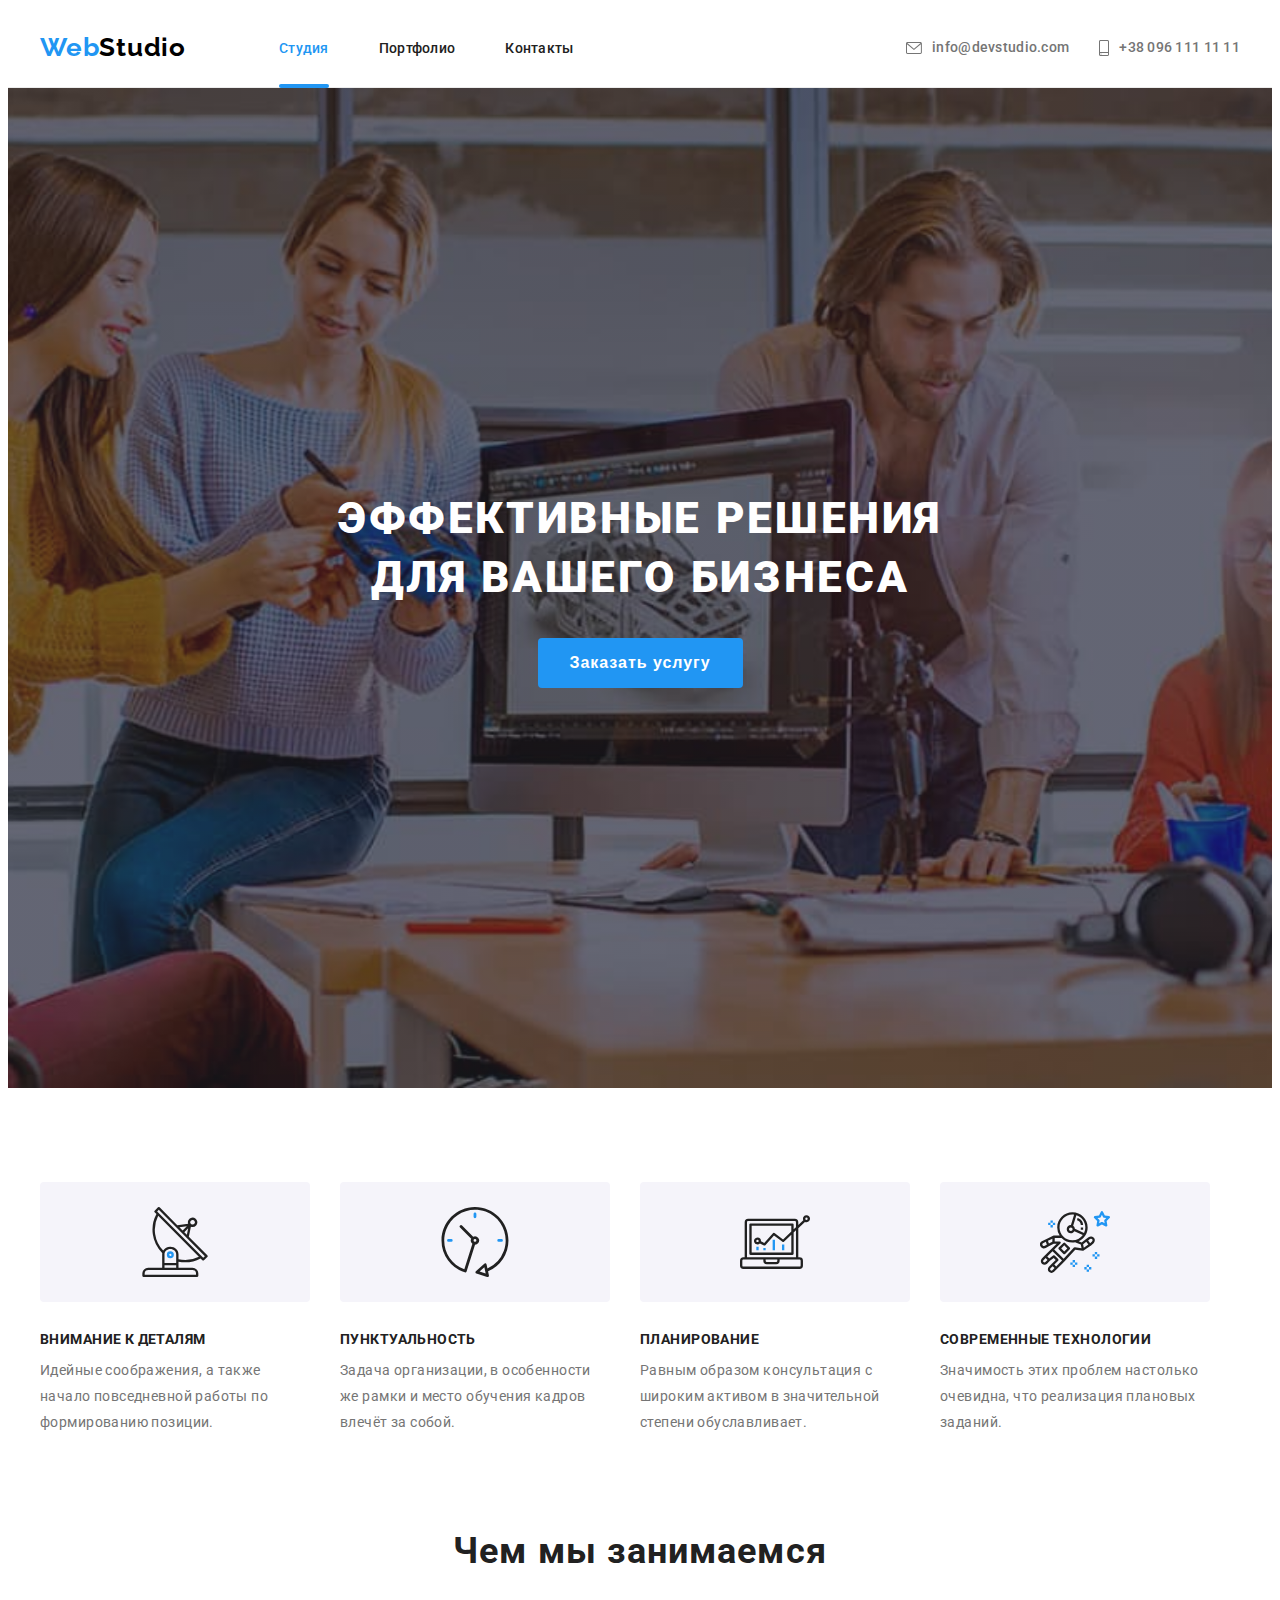
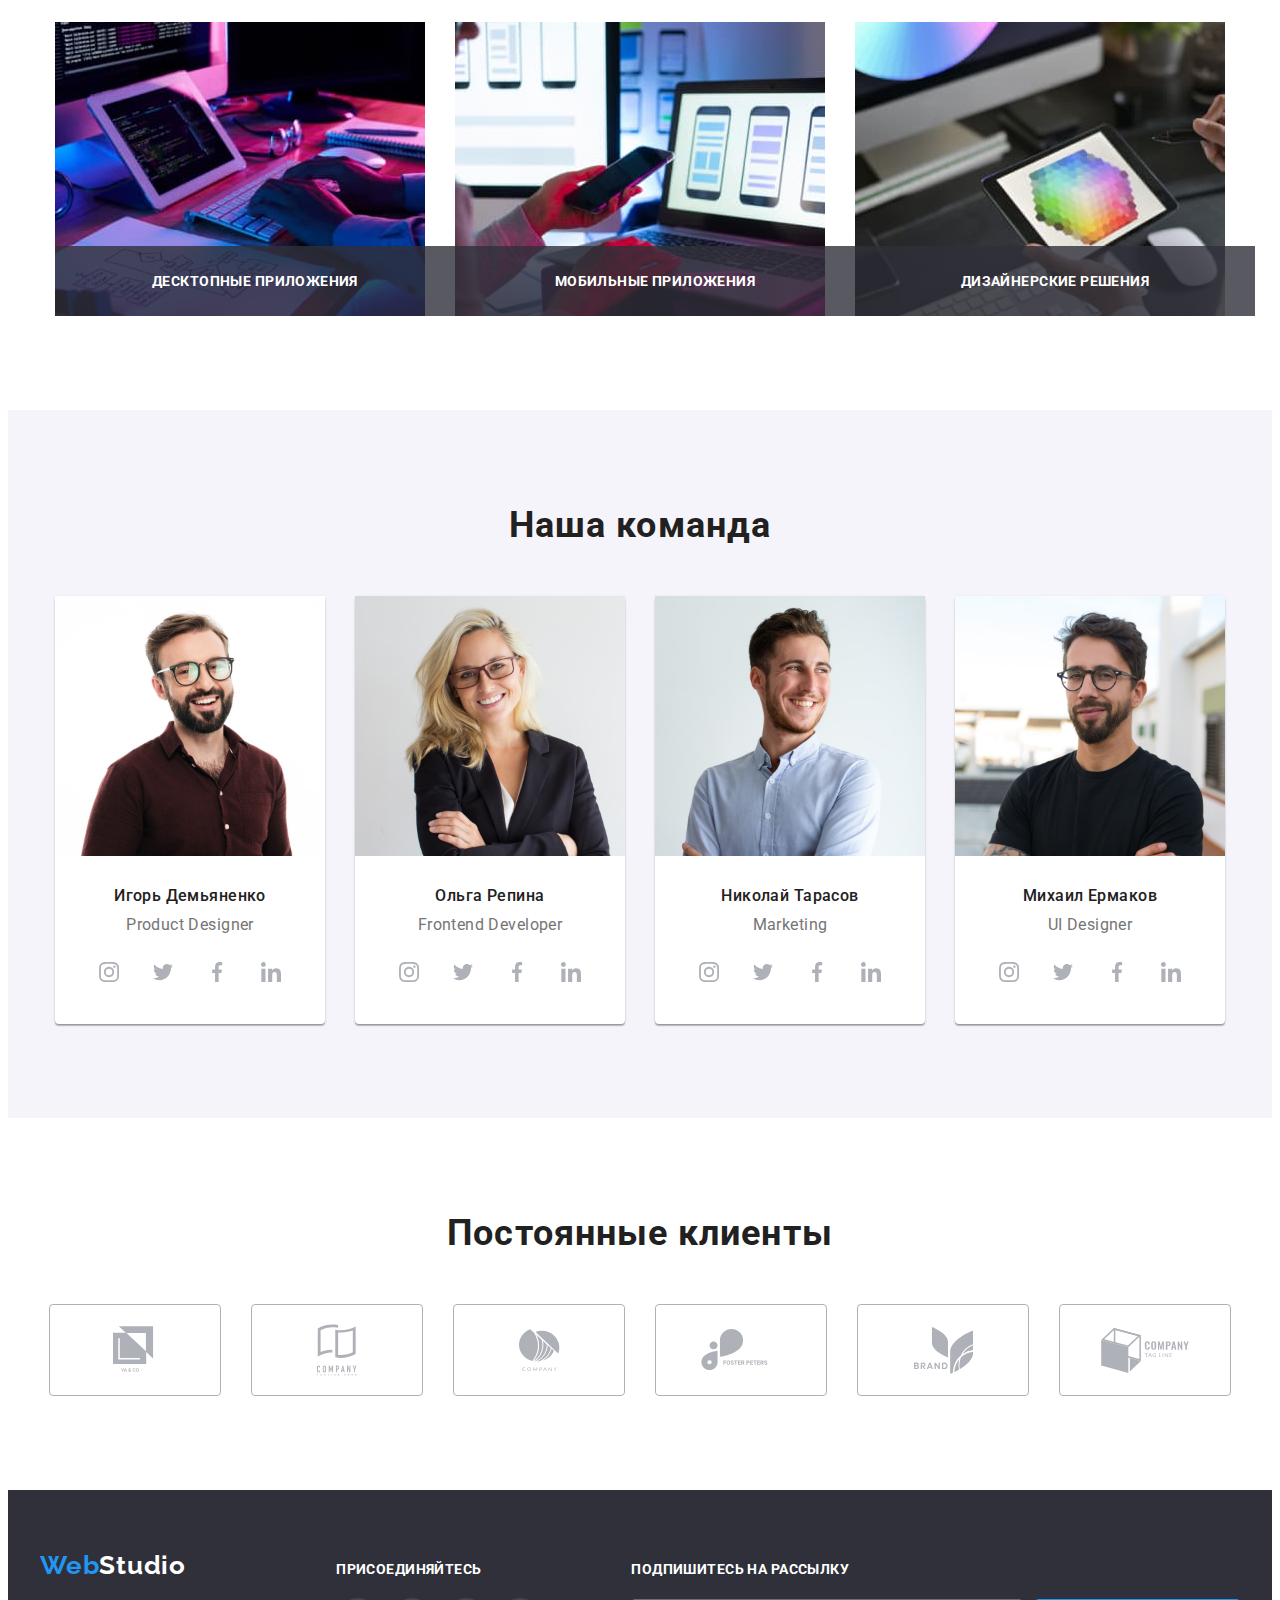
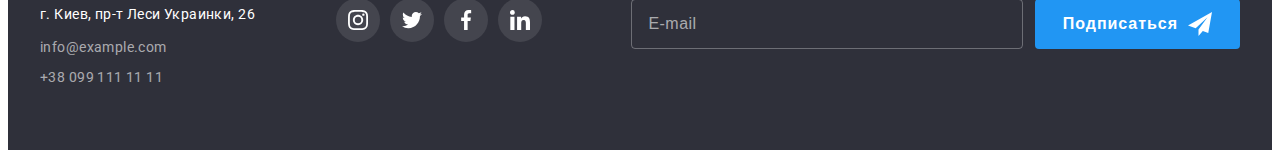
<file: index.html>
<!DOCTYPE html>
<html lang="ru">
  <head>
    <meta charset="UTF-8" />
    <meta name="viewport" content="width=device-width, initial-scale=1.0" />
    <title>goit-markup-hw-07 Web Studio (Version 2.1)</title>

    <!-- Embeding fonts -->
    <link rel="preconnect" href="https://fonts.gstatic.com" />
    <link
      href="https://fonts.googleapis.com/css2?family=Raleway:wght@700&family=Roboto:wght@400;500;700;900&display=swap"
      rel="stylesheet"
    />

    <!--подключен сторонний нормалайз https://github.com/sindresorhus/modern-normalize/blob/main/modern-normalize.css -->
    <!-- <link rel="stylesheet" href="./css/modern-normalize.css" /> -->
    <link
      rel="stylesheet"
      href="https://cdnjs.cloudflare.com/ajax/libs/modern-normalize/1.0.0/modern-normalize.css"
      integrity="sha512-Zx6MlUMKSVJoQ+83OwhdILe8cSEsCzfqThJd7J/VA2UrK6Ctj85p+xzqfyuNXE5B1k25uUdmJ2OzItbBy9GHAQ=="
      crossorigin="anonymous"
    />
    <!-- Скрыт заголовок visually-hidden.css https://gist.github.com/luxplanjay/6f6936b1bba7afe006fa9317b07b6045 -->
    <!-- <link rel="stylesheet" href="./css/visually-hidden.css" /> -->

    <!-- Тут файл для переменных цвета в основном... -->
    <!-- <link rel="stylesheet" href="./css/variables.css"> -->

    <!-- Основные стили -->
    <link rel="stylesheet" href="./css/main.css" />

    <!-- Pixel Glass  -->
    <!-- <link rel="stylesheet" href="./css/pixel-perfect-index.css" /> -->
    <!-- <link rel="stylesheet" href="../node_modules/pixel-glass/styles.css" /> -->
    <!-- // Pixel Glass -->
  </head>

  <body>
    <header class="header">
      <div class="container header__container">
        <nav class="nav">
          <a href="./index.html" lang="en" class="logo link">
            Web<span class="logo__part logo__part--black">Studio</span>
          </a>
          <ul class="list nav__list">
            <li class="nav__item">
              <a href="./index.html" class="nav__link current-page link"
                >Студия</a
              >
            </li>

            <li class="nav__item">
              <a href="./portfolio.html" class="nav__link link">Портфолио</a>
            </li>

            <li class="nav__item">
              <a href="#contacts" class="nav__link link">Контакты</a>
            </li>
          </ul>
        </nav>
        <address class="address-list">
          <a
            href="mailto:info@devstudio.com"
            lang="en"
            class="address-item link"
          >
            <svg class="address-icon" width="16" height="12">
              <use href="./images/icons.svg#envelope"></use>
            </svg>
            info@devstudio.com
          </a>

          <a href="tel:+380961111111" class="address-item link">
            <svg class="address-icon" width="10" height="16">
              <use href="./images/icons.svg#smartphone"></use>
            </svg>
            +38&nbsp;096&nbsp;111&nbsp;11&nbsp;11
          </a>
        </address>
      </div>
    </header>

    <!-- <svg>
      <use href="./images/not-optimized/address-envelope.svg" width="20"></use>
    </svg> -->

    <main>
      <!--Hero section-->
      <section class="hero">
        <h1 class="hero-title uppercase">
          Эффективные решения<br />для вашего бизнеса
        </h1>
        <button data-toggle-backdrop-sign class="button">
          Заказать услугу
        </button>
      </section>

      <!--features section-->
      <section class="features section">
        <div class="container">
          <!-- <div class="wrapper"> -->
          <h2 class="visually-hidden">Наши ценности</h2>
          <ul class="list flex-grid">
            <li class="card">
              <div class="card__thumb">
                <svg height="70" width="70">
                  <use href="./images/icons.svg#antenna-1"></use>
                </svg>
              </div>
              <h3 class="features-title uppercase">Внимание к деталям</h3>
              <p class="card__text">
                Идейные соображения, а также начало повседневной работы по
                формированию позиции.
              </p>
            </li>

            <li class="card">
              <div class="card__thumb">
                <svg height="70" width="70">
                  <use href="./images/icons.svg#clock-1"></use>
                </svg>
              </div>
              <h3 class="features-title uppercase">Пунктуальность</h3>
              <p class="card__text">
                Задача организации, в особенности же рамки и место обучения
                кадров влечёт за собой.
              </p>
            </li>

            <li class="card">
              <div class="card__thumb">
                <svg height="70" width="70">
                  <use href="./images/icons.svg#diagram-1"></use>
                </svg>
              </div>
              <h3 class="features-title uppercase">Планирование</h3>
              <p class="card__text">
                Равным образом консультация с широким активом в значительной
                степени обуславливает.
              </p>
            </li>

            <li class="card">
              <div class="card__thumb">
                <svg height="70" width="70">
                  <use href="./images/icons.svg#astronaut-1"></use>
                </svg>
              </div>
              <h3 class="features-title uppercase">Современные технологии</h3>
              <p class="card__text">
                Значимость этих проблем настолько очевидна, что реализация
                плановых заданий.
              </p>
            </li>
          </ul>
          <!-- </div> -->
        </div>
      </section>
      <!-- About section -->
      <section class="about section">
        <div class="container about__container">
          <h2 class="section__title">Чем мы занимаемся</h2>
          <ul class="list flex-grid">
            <li class="about-card">
              <div class="card__thumb">
                <img
                  class="about-image"
                  src="./images/box-001.jpg"
                  alt="Десктопные приложения"
                  width="370"
                />
                <div class="overlay">
                  <p class="overlay__text uppercase">Десктопные приложения</p>
                </div>
              </div>
            </li>

            <li class="about-card">
              <div class="card__thumb">
                <img
                  class="about-image"
                  src="./images/box-002.jpg"
                  alt="Мобильные приложения"
                  width="370"
                />
                <div class="overlay">
                  <p class="overlay__text uppercase">Мобильные приложения</p>
                </div>
              </div>
            </li>

            <li class="about-card">
              <div class="card__thumb">
                <img
                  class="about-image"
                  src="./images/box-003.jpg"
                  alt="Дизайнерские решения"
                  width="370"
                />
                <div class="overlay">
                  <p class="overlay__text uppercase">Дизайнерские решения</p>
                </div>
              </div>
            </li>
          </ul>
        </div>
      </section>

      <!--team section-->
      <section class="team section">
        <div class="container team__container">
          <h2 class="section__title">Наша команда</h2>
          <ul class="list flex-grid">
            <li class="flex-grid__item">
              <div class="card__thumb">
                <img
                  src="./images/card-001.jpg"
                  alt="Product Designer Игорь Демьяненко"
                  width="270"
                />
              </div>
              <div class="card-content">
                <h3 class="card__title">Игорь Демьяненко</h3>
                <p class="card-item" lang="en">Product Designer</p>
                <ul class="list social-links">
                  <li class="social-links-item">
                    <a
                      class="social-link instagram link"
                      href="#"
                      rel="nofollow noopener noreferrer"
                      target="blanc"
                      aria-label="Instagram"
                    >
                      <svg height="20" width="20">
                        <use href="./images/icons.svg#instagram-2"></use>
                      </svg>
                    </a>
                  </li>

                  <li class="social-links-item">
                    <a
                      class="social-link twitter link"
                      href="#"
                      rel="nofollow noopener noreferrer"
                      target="blanc"
                      aria-label="Twitter"
                    >
                      <svg height="20" width="20">
                        <use href="./images/icons.svg#twitter-1"></use>
                      </svg>
                    </a>
                  </li>

                  <li class="social-links-item">
                    <a
                      class="social-link facebook link"
                      href="#"
                      rel="nofollow noopener noreferrer"
                      target="blanc"
                      aria-label="Facebook"
                    >
                      <svg height="20" width="20">
                        <use href="./images/icons.svg#facebook-1"></use>
                      </svg>
                    </a>
                  </li>

                  <li class="social-links-item">
                    <a
                      class="social-link linkedin link"
                      href="#"
                      rel="nofollow noopener noreferrer"
                      target="blanc"
                      aria-label="Linkedin"
                    >
                      <svg height="20" width="20">
                        <use href="./images/icons.svg#linkedin-1"></use>
                      </svg>
                    </a>
                  </li>
                </ul>
              </div>
            </li>

            <li class="flex-grid__item">
              <div class="card__thumb">
                <img
                  src="./images/card-002.jpg"
                  alt="Frontend Developer Ольга Репина"
                  width="270"
                />
              </div>
              <div class="card-content">
                <h3 class="card__title">Ольга Репина</h3>
                <p class="card-item" lang="en">Frontend Developer</p>
                <ul class="list social-links">
                  <li class="social-links-item">
                    <a
                      class="social-link instagram link"
                      href="#"
                      rel="nofollow noopener noreferrer"
                      target="blanc"
                      aria-label="Instagram"
                    >
                      <svg height="20" width="20">
                        <use href="./images/icons.svg#instagram-2"></use>
                      </svg>
                    </a>
                  </li>

                  <li class="social-links-item">
                    <a
                      class="social-link twitter link"
                      href="#"
                      rel="nofollow noopener noreferrer"
                      target="blanc"
                      aria-label="Twitter"
                    >
                      <svg height="20" width="20">
                        <use href="./images/icons.svg#twitter-1"></use>
                      </svg>
                    </a>
                  </li>

                  <li class="social-links-item">
                    <a
                      class="social-link facebook link"
                      href="#"
                      rel="nofollow noopener noreferrer"
                      target="blanc"
                      aria-label="Facebook"
                    >
                      <svg height="20" width="20">
                        <use href="./images/icons.svg#facebook-1"></use>
                      </svg>
                    </a>
                  </li>

                  <li class="social-links-item">
                    <a
                      class="social-link linkedin link"
                      href="#"
                      rel="nofollow noopener noreferrer"
                      target="blanc"
                      aria-label="Linkedin"
                    >
                      <svg height="20" width="20">
                        <use href="./images/icons.svg#linkedin-1"></use>
                      </svg>
                    </a>
                  </li>
                </ul>
              </div>
            </li>

            <li class="flex-grid__item">
              <div class="card__thumb">
                <img
                  src="./images/card-003.jpg"
                  alt="Marketing Николай Тарасов"
                  width="270"
                />
              </div>
              <div class="card-content">
                <h3 class="card__title">Николай Тарасов</h3>
                <p class="card-item" lang="en">Marketing</p>
                <ul class="list social-links">
                  <li class="social-links-item">
                    <a
                      class="social-link instagram link"
                      href="#"
                      rel="nofollow noopener noreferrer"
                      target="blanc"
                      aria-label="Instagram"
                    >
                      <svg height="20" width="20">
                        <use href="./images/icons.svg#instagram-2"></use>
                      </svg>
                    </a>
                  </li>

                  <li class="social-links-item">
                    <a
                      class="social-link twitter link"
                      href="#"
                      rel="nofollow noopener noreferrer"
                      target="blanc"
                      aria-label="Twitter"
                    >
                      <svg height="20" width="20">
                        <use href="./images/icons.svg#twitter-1"></use>
                      </svg>
                    </a>
                  </li>

                  <li class="social-links-item">
                    <a
                      class="social-link facebook link"
                      href="#"
                      rel="nofollow noopener noreferrer"
                      target="blanc"
                      aria-label="Facebook"
                    >
                      <svg height="20" width="20">
                        <use href="./images/icons.svg#facebook-1"></use>
                      </svg>
                    </a>
                  </li>

                  <li class="social-links-item">
                    <a
                      class="social-link linkedin link"
                      href="#"
                      rel="nofollow noopener noreferrer"
                      target="blanc"
                      aria-label="Linkedin"
                    >
                      <svg height="20" width="20">
                        <use href="./images/icons.svg#linkedin-1"></use>
                      </svg>
                    </a>
                  </li>
                </ul>
              </div>
            </li>

            <li class="flex-grid__item">
              <div class="card__thumb">
                <img
                  src="./images/card-004.jpg"
                  alt="UI Designer Михаил Ермаков"
                  width="270"
                />
              </div>
              <div class="card-content">
                <h3 class="card__title">Михаил Ермаков</h3>
                <p class="card-item" lang="en">UI Designer</p>
                <ul class="list social-links">
                  <li class="social-links-item">
                    <a
                      class="social-link instagram link"
                      href="#"
                      rel="nofollow noopener noreferrer"
                      target="blanc"
                      aria-label="Instagram"
                    >
                      <svg height="20" width="20">
                        <use href="./images/icons.svg#instagram-2"></use>
                      </svg>
                    </a>
                  </li>

                  <li class="social-links-item">
                    <a
                      class="social-link twitter link"
                      href="#"
                      rel="nofollow noopener noreferrer"
                      target="blanc"
                      aria-label="Twitter"
                    >
                      <svg height="20" width="20">
                        <use href="./images/icons.svg#twitter-1"></use>
                      </svg>
                    </a>
                  </li>

                  <li class="social-links-item">
                    <a
                      class="social-link facebook link"
                      href="#"
                      rel="nofollow noopener noreferrer"
                      target="blanc"
                      aria-label="Facebook"
                    >
                      <svg height="20" width="20">
                        <use href="./images/icons.svg#facebook-1"></use>
                      </svg>
                    </a>
                  </li>

                  <li class="social-links-item">
                    <a
                      class="social-link linkedin link"
                      href="#"
                      rel="nofollow noopener noreferrer"
                      target="blanc"
                      aria-label="Linkedin"
                    >
                      <svg height="20" width="20">
                        <use href="./images/icons.svg#linkedin-1"></use>
                      </svg>
                    </a>
                  </li>
                </ul>
              </div>
            </li>
          </ul>
        </div>
      </section>

      <!--clients section-->
      <section class="clients section">
        <div class="container clients__container">
          <h2 class="section__title">Постоянные клиенты</h2>
          <ul class="list flex-grid">
            <li class="flex-grid__item">
              <a
                class="client-link link"
                href="#"
                rel="nofollow noopener noreferrer"
                target="blanc"
                aria-label="Client-1"
              >
                <svg width="44.27" height="49.23">
                  <use href="./images/icons.svg#logo-1"></use>
                </svg>
              </a>
            </li>

            <li class="flex-grid__item">
              <a
                class="client-link link"
                href="#"
                rel="nofollow noopener noreferrer"
                target="blanc"
                aria-label="Client-2"
              >
                <svg width="40" height="52">
                  <use href="./images/icons.svg#logo-2"></use>
                </svg>
              </a>
            </li>

            <li class="flex-grid__item">
              <a
                class="client-link link"
                href="#"
                rel="nofollow noopener noreferrer"
                target="blanc"
                aria-label="Client-3"
              >
                <svg width="41" height="42.6">
                  <use href="./images/icons.svg#logo-3"></use>
                </svg>
              </a>
            </li>

            <li class="flex-grid__item">
              <a
                class="client-link link"
                href="#"
                rel="nofollow noopener noreferrer"
                target="blanc"
                aria-label="Client-4"
              >
                <svg width="79.66" height="42.02">
                  <use href="./images/icons.svg#logo-4"></use>
                </svg>
              </a>
            </li>

            <li class="flex-grid__item">
              <a
                class="client-link link"
                href="#"
                rel="nofollow noopener noreferrer"
                target="blanc"
                aria-label="Client-5"
              >
                <svg width="59" height="47">
                  <use href="./images/icons.svg#logo-5"></use>
                </svg>
              </a>
            </li>

            <li class="flex-grid__item">
              <a
                class="client-link link"
                href="#"
                rel="nofollow noopener noreferrer"
                target="blanc"
                aria-label="Client-6"
              >
                <svg width="88.48" height="45.44">
                  <use href="./images/icons.svg#logo-6"></use>
                </svg>
              </a>
            </li>
          </ul>
        </div>
      </section>
    </main>

    <footer class="footer">
      <div class="container footer__container">
        <div class="footer-address-sidebar">
          <a href="./index.html" lang="en" class="logo link">
            Web<span class="logo__part">Studio</span>
          </a>
          <address id="contacts" class="address-list">
            <a
              href="https://goo.gl/maps/3aquBBFfu6E2QgFt6"
              class="address-item map link"
              rel="nofollow noopener noreferrer"
              target="blanc"
            >
              г.&nbsp;Киев, пр-т&nbsp;Леси&nbsp;Украинки,&nbsp;26
            </a>

            <a
              href="mailto:info@example.com"
              lang="en"
              class="address-item link"
            >
              info@example.com
            </a>

            <a href="tel:+380991111111" class="address-item link">
              +38&nbsp;099&nbsp;111&nbsp;11&nbsp;11
            </a>
          </address>
        </div>

        <div class="footer-socials-sidebar uppercase">
          <p>присоединяйтесь</p>

          <ul class="list social-links">
            <li class="social-links-item">
              <a
                class="social-link instagram link"
                href="#"
                rel="nofollow noopener noreferrer"
                target="blanc"
                aria-label="Instagram"
              >
                <svg height="20" width="20">
                  <use href="./images/icons.svg#instagram-2"></use>
                </svg>
              </a>
            </li>

            <li class="social-links-item">
              <a
                class="social-link twitter link"
                href="#"
                rel="nofollow noopener noreferrer"
                target="blanc"
                aria-label="Twitter"
              >
                <svg height="20" width="20">
                  <use href="./images/icons.svg#twitter-1"></use>
                </svg>
              </a>
            </li>

            <li class="social-links-item">
              <a
                class="social-link facebook link"
                href="#"
                rel="nofollow noopener noreferrer"
                target="blanc"
                aria-label="Facebook"
              >
                <svg height="20" width="20">
                  <use href="./images/icons.svg#facebook-1"></use>
                </svg>
              </a>
            </li>

            <li class="social-links-item">
              <a
                class="social-link linkedin link"
                href="#"
                rel="nofollow noopener noreferrer"
                target="blanc"
                aria-label="Linkedin"
              >
                <svg height="20" width="20">
                  <use href="./images/icons.svg#linkedin-1"></use>
                </svg>
              </a>
            </li>
          </ul>
        </div>

        <form class="email-form uppercase" autocomplete="on" novalidate>
          <div
            class="email-form-wrapper"
            role="group"
            aria-labelledby="email-input"
          >
            <label for="footer-email" class="email-form__label" id="email-input"
              >Подпишитесь на рассылку</label
            >
            <input
              type="email"
              name="email"
              id="footer-email"
              class="input email-form__input"
              placeholder="E-mail"
            />
            <button type="submit" class="button email-form__button">
              Подписаться
              <svg class="email-form__icon" height="24" width="24">
                <use href="./images/icons.svg#send"></use>
              </svg>
            </button>
          </div>
        </form>
      </div>
    </footer>

    <div data-backdrop-sign class="backdrop-sign is-hidden">
      <div class="modal-sign">
        <button class="close-button" data-toggle-backdrop-sign>
          <svg height="18" width="18">
            <use href="./images/icons.svg#close"></use>
          </svg>
        </button>
        <form class="modal-form" autocomplete="on" novalidate>
          <div
            class="modal-form-wrapper"
            role="group"
            aria-labelledby="form-heading"
          >
            <p id="form-heading" class="form-heading">
              Оставьте свои данные, мы вам перезвоним
            </p>

            <div class="group">
              <label class="label" for="name">Имя</label>
              <div class="form-field">
                <input id="name" class="input" type="text" name="name" />
                <svg class="icon" height="18" width="18">
                  <use href="./images/icons.svg#person"></use>
                </svg>
              </div>
            </div>

            <div class="group">
              <label for="tel" class="label">Телефон</label>
              <div class="form-field">
                <input id="tel" class="input" type="tel" name="tel" />
                <svg class="icon" height="18" width="18">
                  <use href="./images/icons.svg#phone"></use>
                </svg>
              </div>
            </div>

            <div class="group">
              <label for="email" class="label">Почта</label>
              <div class="form-field">
                <input id="email" class="input" type="email" name="email" />
                <svg class="icon" height="18" width="18">
                  <use href="./images/icons.svg#email"></use>
                </svg>
              </div>
            </div>

            <div class="group">
              <label for="comment" class="label">Комментарий</label>
              <div class="form-field">
                <textarea
                  class="input textarea"
                  name="comment"
                  id="comment"
                  placeholder="Введите текст"
                  rows="6"
                ></textarea>
              </div>
            </div>
          </div>

          <div class="group">
            <!-- <div class="form-field"></div> -->
            <label class="checkbox-label">
              <input
                class="checkbox visually-hidden"
                type="checkbox"
                name="checkbox"
              />
              <svg class="checkbox-icon" height="15" width="16">
                <use href="./images/icons.svg#check-mark"></use>
              </svg>
              <span class="checkbox-label-text"
                >Соглашаюсь с рассылкой и принимаю</span
              >
            </label>
            <a class="link" href="#">Условия договора</a>
          </div>
        </form>
        <button class="button" type="submit">Отправить</button>
      </div>
    </div>
    <script src="./scripts/modal.js"></script>

    <!-- Pixel Glass -->
    <!-- <script src="../node_modules/pixel-glass/script.js"></script> -->
    <!-- // Pixel Glass -->

    <!-- <noscript>
      Для корректной работы страницы разрешите браузеру выполнение скриптов
    </noscript> -->
  </body>
</html>
</file>
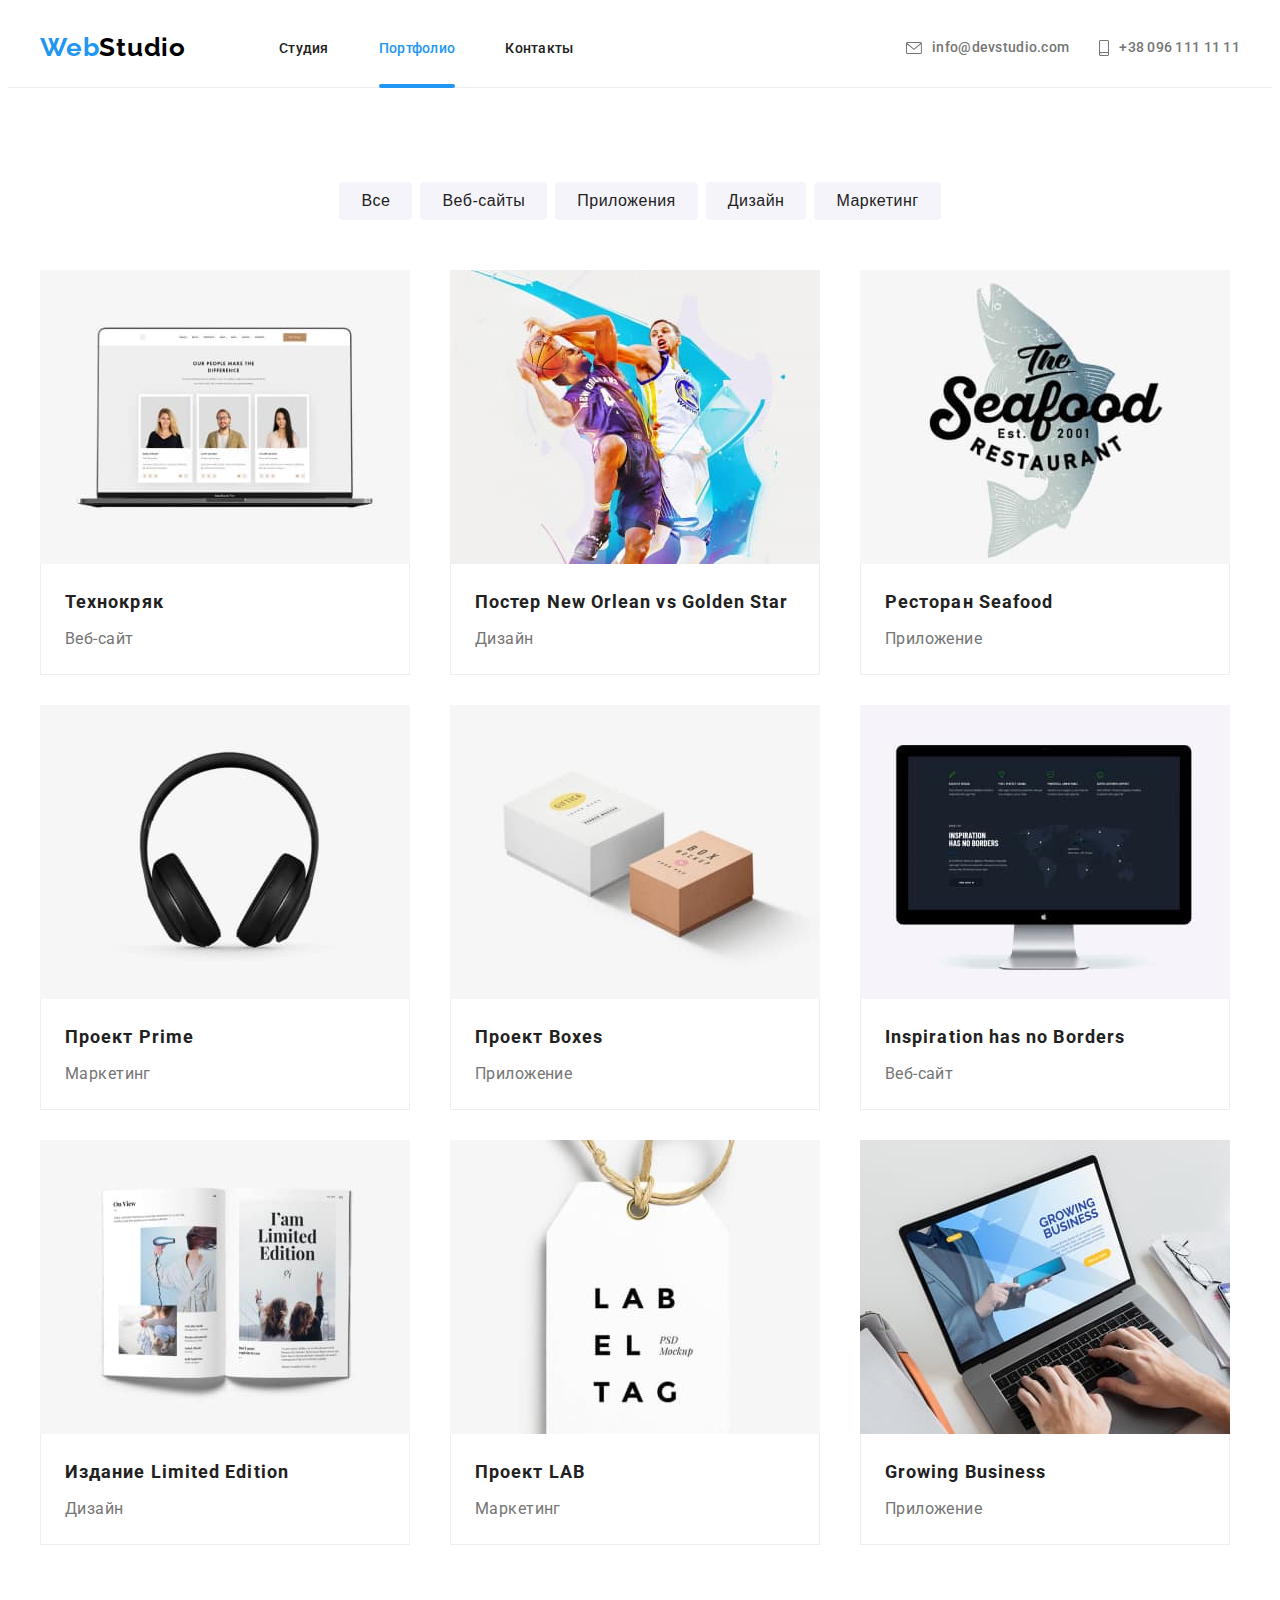
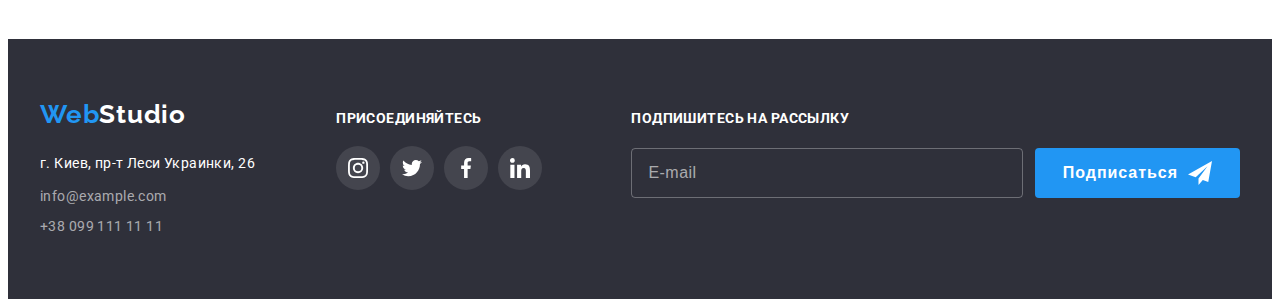
<file: portfolio.html>
<!DOCTYPE html>
<html lang="ru">
  <head>
    <meta charset="UTF-8" />
    <meta name="viewport" content="width=device-width, initial-scale=1.0" />
    <title>goit-markup-hw-07 Web Studio (Version 2.1)</title>

    <!-- Embeding fonts -->
    <link rel="preconnect" href="https://fonts.gstatic.com" />
    <link
      href="https://fonts.googleapis.com/css2?family=Raleway:wght@700&family=Roboto:wght@400;500;700;900&display=swap"
      rel="stylesheet"
    />

    <!--подключен сторонний нормалайз https://github.com/sindresorhus/modern-normalize/blob/main/modern-normalize.css -->
    <!-- <link rel="stylesheet" href="./css/modern-normalize.css" /> -->
    <link
      rel="stylesheet"
      href="https://cdnjs.cloudflare.com/ajax/libs/modern-normalize/1.0.0/modern-normalize.css"
      integrity="sha512-Zx6MlUMKSVJoQ+83OwhdILe8cSEsCzfqThJd7J/VA2UrK6Ctj85p+xzqfyuNXE5B1k25uUdmJ2OzItbBy9GHAQ=="
      crossorigin="anonymous"
    />
    <!-- Скрыт заголовок visually-hidden.css https://gist.github.com/luxplanjay/6f6936b1bba7afe006fa9317b07b6045 -->
    <!-- <link rel="stylesheet" href="./css/visually-hidden.css" /> -->

    <!-- Основные стили -->
    <link rel="stylesheet" href="./css/main.css" />

    <!-- Pixel Glass  -->
    <!-- <link rel="stylesheet" href="./css/pixel-perfect-portfolio.css" /> -->
    <!-- <link rel="stylesheet" href="../node_modules/pixel-glass/styles.css" /> -->
    <!-- // Pixel Glass -->
  </head>

  <body>
    <header class="header">
      <div class="container header__container">
        <nav class="nav">
          <a href="./index.html" lang="en" class="logo link">
            Web<span class="logo__part logo__part--black">Studio</span>
          </a>
          <ul class="list nav__list">
            <li class="nav__item">
              <a href="./index.html" class="nav__link link">Студия</a>
            </li>

            <li class="nav__item">
              <a href="./portfolio.html" class="nav__link current-page link"
                >Портфолио</a
              >
            </li>

            <li class="nav__item">
              <a href="#contacts" class="nav__link link">Контакты</a>
            </li>
          </ul>
        </nav>
        <address class="address-list">
          <a
            href="mailto:info@devstudio.com"
            lang="en"
            class="address-item link"
          >
            <svg class="address-icon" width="16" height="12">
              <use href="./images/icons.svg#envelope"></use>
            </svg>
            info@devstudio.com
          </a>

          <a href="tel:+380961111111" class="address-item link">
            <svg class="address-icon" width="10" height="16">
              <use href="./images/icons.svg#smartphone"></use>
            </svg>
            +38&nbsp;096&nbsp;111&nbsp;11&nbsp;11
          </a>
        </address>
      </div>
    </header>

    <main>
      <section class="portfolio section">
        <div class="container portfolio__container">
          <h1 class="visually-hidden">Портфолио</h1>

          <!-- Filter buttons -->
          <ul class="list filter-set">
            <li class="filter-item">
              <button class="button">Все</button>
            </li>

            <li class="filter-item">
              <button class="button">Веб-сайты</button>
            </li>

            <li class="filter-item">
              <button class="button">Приложения</button>
            </li>

            <li class="filter-item">
              <button class="button">Дизайн</button>
            </li>

            <li class="filter-item">
              <button class="button">Маркетинг</button>
            </li>
          </ul>

          <!-- Portfolio cards -->
          <ul class="list portfolio flex-grid">
            <li class="flex-grid__item flex-grid__item--portfolio">
              <div class="card portfolio__card">
                <a href="#" class="portfolio__link link">
                  <div class="card__thumb">
                    <img
                      src="./images/project-001.jpg"
                      width="370"
                      alt="Веб-сайт Технокряк"
                    />
                    <div class="overlay">
                      <p class="overlay__text">
                        Технокряк это современная площадка распространения
                        коронавируса. Компании используют эту платформу для
                        цифрового шпионажа и атак на защищённые сервера
                        конкурентов.
                      </p>
                    </div>
                  </div>
                  <div class="portfolio-text">
                    <h2 class="portfolio-title">Технокряк</h2>
                    <p class="portfolio-type">Веб-сайт</p>
                  </div>
                </a>
              </div>
            </li>

            <li class="flex-grid__item flex-grid__item--portfolio">
              <div class="card portfolio__card">
                <a href="#" class="portfolio__link link">
                  <div class="card__thumb">
                    <img
                      src="./images/project-002.jpg"
                      width="370"
                      alt="Дизайн Постер New Orlean vs Golden Star"
                    />
                    <div class="overlay">
                      <p class="overlay__text">
                        Технокряк это современная площадка распространения
                        коронавируса. Компании используют эту платформу для
                        цифрового шпионажа и атак на защищённые сервера
                        конкурентов.
                      </p>
                    </div>
                  </div>
                  <div class="portfolio-text">
                    <h2 class="portfolio-title">
                      Постер <span lang="en">New Orlean vs Golden Star</span>
                    </h2>
                    <p class="portfolio-type">Дизайн</p>
                  </div>
                </a>
              </div>
            </li>

            <li class="flex-grid__item flex-grid__item--portfolio">
              <div class="card portfolio__card">
                <a href="#" class="portfolio__link link">
                  <div class="card__thumb">
                    <img
                      src="./images/project-003.jpg"
                      width="370"
                      alt="Приложение Ресторан Seafood"
                    />
                    <div class="overlay">
                      <p class="overlay__text">
                        Технокряк это современная площадка распространения
                        коронавируса. Компании используют эту платформу для
                        цифрового шпионажа и атак на защищённые сервера
                        конкурентов.
                      </p>
                    </div>
                  </div>
                  <div class="portfolio-text">
                    <h2 class="portfolio-title">
                      Ресторан <span lang="en">Seafood</span>
                    </h2>
                    <p class="portfolio-type">Приложение</p>
                  </div>
                </a>
              </div>
            </li>

            <li class="flex-grid__item flex-grid__item--portfolio">
              <div class="card portfolio__card">
                <a href="#" class="portfolio__link link">
                  <div class="card__thumb">
                    <img
                      src="./images/project-004.jpg"
                      width="370"
                      alt="Приложение Проект Prime"
                    />
                    <div class="overlay">
                      <p class="overlay__text">
                        Технокряк это современная площадка распространения
                        коронавируса. Компании используют эту платформу для
                        цифрового шпионажа и атак на защищённые сервера
                        конкурентов.
                      </p>
                    </div>
                  </div>
                  <div class="portfolio-text">
                    <h2 class="portfolio-title">
                      Проект <span lang="en">Prime</span>
                    </h2>
                    <p class="portfolio-type">Маркетинг</p>
                  </div>
                </a>
              </div>
            </li>

            <li class="flex-grid__item flex-grid__item--portfolio">
              <div class="card portfolio__card">
                <a href="#" class="portfolio__link link">
                  <div class="card__thumb">
                    <img
                      src="./images/project-005.jpg"
                      width="370"
                      alt="Приложение Проект Boxes"
                    />
                    <div class="overlay">
                      <p class="overlay__text">
                        Технокряк это современная площадка распространения
                        коронавируса. Компании используют эту платформу для
                        цифрового шпионажа и атак на защищённые сервера
                        конкурентов.
                      </p>
                    </div>
                  </div>
                  <div class="portfolio-text">
                    <h2 class="portfolio-title">
                      Проект <span lang="en">Boxes</span>
                    </h2>
                    <p class="portfolio-type">Приложение</p>
                  </div>
                </a>
              </div>
            </li>

            <li class="flex-grid__item flex-grid__item--portfolio">
              <div class="card portfolio__card">
                <a href="#" class="portfolio__link link">
                  <div class="card__thumb">
                    <img
                      src="./images/project-006.jpg"
                      width="370"
                      alt="Веб-сайт Inspiration has no Borders"
                    />
                    <div class="overlay">
                      <p class="overlay__text">
                        Технокряк это современная площадка распространения
                        коронавируса. Компании используют эту платформу для
                        цифрового шпионажа и атак на защищённые сервера
                        конкурентов.
                      </p>
                    </div>
                  </div>
                  <div class="portfolio-text">
                    <h2 class="portfolio-title" lang="en">
                      Inspiration has no Borders
                    </h2>
                    <p class="portfolio-type">Веб-сайт</p>
                  </div>
                </a>
              </div>
            </li>

            <li class="flex-grid__item flex-grid__item--portfolio">
              <div class="card portfolio__card">
                <a href="#" class="portfolio__link link">
                  <div class="card__thumb">
                    <img
                      src="./images/project-007.jpg"
                      width="370"
                      alt="Дизайн Издание Limited Edition"
                    />
                    <div class="overlay">
                      <p class="overlay__text">
                        Технокряк это современная площадка распространения
                        коронавируса. Компании используют эту платформу для
                        цифрового шпионажа и атак на защищённые сервера
                        конкурентов.
                      </p>
                    </div>
                  </div>
                  <div class="portfolio-text">
                    <h2 class="portfolio-title">
                      Издание <span lang="en">Limited Edition</span>
                    </h2>
                    <p class="portfolio-type">Дизайн</p>
                  </div>
                </a>
              </div>
            </li>

            <li class="flex-grid__item flex-grid__item--portfolio">
              <div class="card portfolio__card">
                <a href="#" class="portfolio__link link">
                  <div class="card__thumb">
                    <img
                      src="./images/project-008.jpg"
                      width="370"
                      alt="Маркетинг Проект LAB"
                    />
                    <div class="overlay">
                      <p class="overlay__text">
                        Технокряк это современная площадка распространения
                        коронавируса. Компании используют эту платформу для
                        цифрового шпионажа и атак на защищённые сервера
                        конкурентов.
                      </p>
                    </div>
                  </div>
                  <div class="portfolio-text">
                    <h2 class="portfolio-title">
                      Проект <span lang="en">LAB</span>
                    </h2>
                    <p class="portfolio-type">Маркетинг</p>
                  </div>
                </a>
              </div>
            </li>

            <li class="flex-grid__item flex-grid__item--portfolio">
              <div class="card portfolio__card">
                <a href="#" class="portfolio__link link">
                  <div class="card__thumb">
                    <img
                      src="./images/project-009.jpg"
                      width="370"
                      alt="Приложение Growing Business"
                    />
                    <div class="overlay">
                      <p class="overlay__text">
                        Технокряк это современная площадка распространения
                        коронавируса. Компании используют эту платформу для
                        цифрового шпионажа и атак на защищённые сервера
                        конкурентов.
                      </p>
                    </div>
                  </div>
                  <div class="portfolio-text">
                    <h2 class="portfolio-title" lang="en">Growing Business</h2>
                    <p class="portfolio-type">Приложение</p>
                  </div>
                </a>
              </div>
            </li>
          </ul>
        </div>
      </section>
    </main>

    <footer class="footer">
      <div class="container footer__container">
        <div class="footer-address-sidebar">
          <a href="./index.html" lang="en" class="logo link">
            Web<span class="logo__part">Studio</span>
          </a>
          <address id="contacts" class="address-list">
            <a
              href="https://goo.gl/maps/3aquBBFfu6E2QgFt6"
              class="address-item map link"
              rel="nofollow noopener noreferrer"
              target="blanc"
            >
              г.&nbsp;Киев, пр-т&nbsp;Леси&nbsp;Украинки,&nbsp;26
            </a>

            <a
              href="mailto:info@example.com"
              lang="en"
              class="address-item link"
            >
              info@example.com
            </a>

            <a href="tel:+380991111111" class="address-item link">
              +38&nbsp;099&nbsp;111&nbsp;11&nbsp;11
            </a>
          </address>
        </div>

        <div class="footer-socials-sidebar uppercase">
          <p>присоединяйтесь</p>

          <ul class="list social-links">
            <li class="social-links-item">
              <a
                class="social-link instagram link"
                href="#"
                rel="nofollow noopener noreferrer"
                target="blanc"
                aria-label="Instagram"
              >
                <svg height="20" width="20">
                  <use href="./images/icons.svg#instagram-2"></use>
                </svg>
              </a>
            </li>

            <li class="social-links-item">
              <a
                class="social-link twitter link"
                href="#"
                rel="nofollow noopener noreferrer"
                target="blanc"
                aria-label="Twitter"
              >
                <svg height="20" width="20">
                  <use href="./images/icons.svg#twitter-1"></use>
                </svg>
              </a>
            </li>

            <li class="social-links-item">
              <a
                class="social-link facebook link"
                href="#"
                rel="nofollow noopener noreferrer"
                target="blanc"
                aria-label="Facebook"
              >
                <svg height="20" width="20">
                  <use href="./images/icons.svg#facebook-1"></use>
                </svg>
              </a>
            </li>

            <li class="social-links-item">
              <a
                class="social-link linkedin link"
                href="#"
                rel="nofollow noopener noreferrer"
                target="blanc"
                aria-label="Linkedin"
              >
                <svg height="20" width="20">
                  <use href="./images/icons.svg#linkedin-1"></use>
                </svg>
              </a>
            </li>
          </ul>
        </div>

        <form class="email-form uppercase" autocomplete="on" novalidate>
          <div
            class="email-form-wrapper"
            role="group"
            aria-labelledby="email-input"
          >
            <label for="footer-email" class="email-form__label" id="email-input"
              >Подпишитесь на рассылку</label
            >
            <label>
              <input
                type="email"
                name="email"
                id="footer-email"
                class="input email-form__input"
                placeholder="E-mail"
              />
            </label>
            <button type="submit" class="button email-form__button">
              Подписаться
              <svg class="email-form__icon" height="24" width="24">
                <use href="./images/icons.svg#send"></use>
              </svg>
            </button>
          </div>
        </form>
      </div>
    </footer>

    <!-- Pixel Glass -->
    <!-- <script src="../node_modules/pixel-glass/script.js"></script> -->
    <!-- // Pixel Glass -->

    <noscript>
      Для корректной работы страницы разрешите браузеру выполнение скриптов
    </noscript>
  </body>
</html>
</file>
<file: css/main.css>
@charset "UTF-8";
/* Variables */
:root {
  --accent-color: #2196f3;
  /* accent-color */
  --hover-background-color: #188ce8;
  /* bg hover for hero button */
  --secondary-color: #212121;
  /* text titles */
  --primary-color: #757575;
  /* primary-color text */
  --white-color: #ffffff;
  /* white-color for some text */
  --border-color: #ececec;
  /* border */
  --portfolio-border-color: #eeeeee;
  /* Border-color for portfolio */
  --modal-input-border-color: rgba(33, 33, 33, 0.2);
  --secondary-background-color: #f5f4fa;
  /* bg some buttons */
  --address-primary-color: rgba(255, 255, 255, 0.6);
  /* address-primary-color */
  --black-color: #000000;
  /* black-color */
  --primary-background-color: #2f303a;
  /* primary-background-color footer and hero */
  --social-link-color: #afb1b8;
  /* social-link color */
  --hero-bg-color: #c4c4c4;
  /* bg for hero */
  --hero-overlay-color: rgba(47, 48, 58, 0.4);
  --about-overlay-color: rgba(47, 48, 58, 0.8);
  --portfolio-overlay-color: rgba(33, 150, 243, 0.9);
  --modal-overlay-color: rgba(0, 0, 0, 0.2);
  --close-border-color: rgba(0, 0, 0, 0.1);
  --email-form-border-color: rgba(255, 255, 255, 0.3);
  --footer-socials-bg-color: rgba(255, 255, 255, 0.1);
  --transparent-color: rgba(0, 0, 0, 0);
  --flex-grid-gap: 30px;
  /* set-gap between cards for adaptive grid */
  --box-shadow: 0px 1px 3px rgba(0, 0, 0, 0.12), 0px 1px 1px rgba(0, 0, 0, 0.14),
    0px 2px 1px rgba(0, 0, 0, 0.2);
  --portfolio-box-shadow: 0px 1px 1px rgba(0, 0, 0, 0.12),
    0px 4px 4px rgba(0, 0, 0, 0.06), 1px 4px 6px rgba(0, 0, 0, 0.16);
  --button-shadow: 0px 3px 1px rgba(0, 0, 0, 0.1),
    0px 1px 2px rgba(0, 0, 0, 0.08), 0px 2px 2px rgba(0, 0, 0, 0.12);
  --transition-duration: 250ms;
  --transition-timing-function: cubic-bezier(0.4, 0, 0.2, 1);
}

/* Common font, color, bg-color */
body {
  font-family: 'Roboto', sans-serif;
  font-weight: 400;
  font-size: 14px;
  line-height: 1.71;
  letter-spacing: 0.03em;
  background-color: var(--white-color);
  color: var(--primary-color);
}

/* reset margins for headings & paragraphs */
h1,
h2,
h3,
h4,
h5,
h6,
p,
ul {
  margin: 0;
  padding: 0;
}

/* Remove underline from urls */
.link {
  text-decoration: none;
  font-style: normal;
}

/* Remove markers from lists */
.list {
  list-style: none;
}

/* Transform text to uppercase */
.uppercase {
  text-transform: uppercase;
}

/* visually hide some elements */
.visually-hidden {
  position: absolute;
  width: 1px;
  height: 1px;
  margin: -1px;
  border: 0;
  padding: 0;
  white-space: nowrap;
  -webkit-clip-path: inset(100%);
          clip-path: inset(100%);
  clip: rect(0 0 0 0);
  overflow: hidden;
}

.header {
  position: relative;
  background-color: var(--white-color);
  border-bottom: 1px solid var(--border-color);
}

.header__container {
  -webkit-box-align: center;
      -ms-flex-align: center;
          align-items: center;
  -webkit-box-pack: justify;
      -ms-flex-pack: justify;
          justify-content: space-between;
}

.container {
  display: -webkit-box;
  display: -ms-flexbox;
  display: flex;
  width: 1200px;
  /* TODooooO: @width в будущем переделать под адаптив@ сделать "max-width: 1200px;" и пофиксить все что поплывет при изменении вьюпорта */
  padding-left: 15px;
  padding-right: 15px;
  margin-left: auto;
  margin-right: auto;
}

.nav {
  display: -webkit-box;
  display: -ms-flexbox;
  display: flex;
  -webkit-box-align: center;
      -ms-flex-align: center;
          align-items: center;
}

.nav__list {
  display: -webkit-box;
  display: -ms-flexbox;
  display: flex;
}

.nav__item:not(.nav__item:last-child) {
  margin-right: 50px;
}

.nav__link {
  position: relative;
  display: inline-block;
  padding-top: 32px;
  padding-bottom: 31px;
  font-size: 14px;
  color: var(--secondary-color);
  font-weight: 500;
  line-height: 1.1721;
  letter-spacing: 0.02em;
  -webkit-transition-property: color, background-color, -webkit-box-shadow;
  transition-property: color, background-color, -webkit-box-shadow;
  transition-property: color, background-color, box-shadow;
  transition-property: color, background-color, box-shadow, -webkit-box-shadow;
  -webkit-transition-duration: var(--transition-duration);
          transition-duration: var(--transition-duration);
  -webkit-transition-timing-function: var(--transition-timing-function);
          transition-timing-function: var(--transition-timing-function);
}

.nav__link:hover, .nav__link:focus {
  color: var(--accent-color);
  outline: none;
}

.nav__link:hover::after, .nav__link:hover::after, .nav__link:focus::after, .nav__link:focus::after {
  background-color: var(--accent-color);
}

.nav__link::after {
  content: '';
  display: block;
  position: absolute;
  width: 100%;
  height: 4px;
  bottom: -1px;
  border-radius: 2px;
  background-color: var(--transparent-color);
  -webkit-transition-property: background-color;
  transition-property: background-color;
  -webkit-transition-duration: var(--transition-duration);
          transition-duration: var(--transition-duration);
  -webkit-transition-timing-function: var(--transition-timing-function);
          transition-timing-function: var(--transition-timing-function);
}

/* adaptive flex-grid (flex-grid, flex-grid__item) */
.flex-grid {
  display: -webkit-box;
  display: -ms-flexbox;
  display: flex;
  -ms-flex-wrap: wrap;
      flex-wrap: wrap;
  /* reset user agent styles */
  padding: 0;
  margin: 0;
  /* compensation for .card margins */
  margin-top: calc(-1 * var(--flex-grid-gap));
  margin-left: calc(-1 * var(--flex-grid-gap));
}

.flex-grid__item {
  -ms-flex-preferred-size: calc( 100% / 4 - var(--flex-grid-gap));
      flex-basis: calc( 100% / 4 - var(--flex-grid-gap));
  /* "100% / 4" - where "4" is count of items in row, so every card will got 1/4 parrent width but - var(--flex-grid-gap)  */
  margin-top: var(--flex-grid-gap);
  margin-left: var(--flex-grid-gap);
  -webkit-box-shadow: var(--box-shadow);
          box-shadow: var(--box-shadow);
  border-radius: 4px;
  text-align: center;
  background-color: var(--white-color);
}

.card {
  background-color: var(--white-color);
  max-width: 270px;
}

/* Самая простая техника отзывчивых изображений card__thumb */
.card__thumb {
  display: block;
}

/* delletes indents for inline images */
img {
  display: block;
  /* убивает зазор в 1/4em строчного элемента картинки просто делая ее блочным */
  max-width: 100%;
  /* высоту для современных браузеров ставить тут не обязательно */
  height: 100%;
  -o-object-fit: cover;
     object-fit: cover;
}

.card-content {
  padding: 30px 32px;
  text-align: center;
  /* padding-bottom: 30px; */
  /* outline: 1px dotted tomato; */
}

.card__title {
  color: var(--secondary-color);
  font-weight: 500;
  font-size: 16px;
  line-height: 1.19;
}

.card-item {
  margin-top: 10px;
  color: var(--primary-color);
  font-size: 16px;
  line-height: 1.19;
}

/* end of main section */
.card__text {
  line-height: 1.85;
}

/* Hero section */
.hero {
  display: -webkit-box;
  display: -ms-flexbox;
  display: flex;
  -webkit-box-orient: vertical;
  -webkit-box-direction: normal;
      -ms-flex-direction: column;
          flex-direction: column;
  -webkit-box-pack: center;
      -ms-flex-pack: center;
          justify-content: center;
  -webkit-box-align: center;
      -ms-flex-align: center;
          align-items: center;
  /* width: 1600px; */
  max-width: 1600px;
  min-height: 600px;
  margin-left: auto;
  margin-right: auto;
  padding: 200px 0;
  /* position: absolute;
  width: 1600px;
  height: 600px;
  left: 0px;
  top: 80px;
  background: url(new_photo.jpg); */
  background-color: var(--hero-bg-color);
  /* background-image: url(../images/hero.jpg); */
  background-image: -webkit-gradient(linear, left bottom, left top, from(var(--hero-overlay-color)), to(var(--hero-overlay-color))), url(../images/hero.jpg);
  background-image: linear-gradient(to top, var(--hero-overlay-color), var(--hero-overlay-color)), url(../images/hero.jpg);
  /* linear-gradient(var(--hero-overlay-color)); */
  background-repeat: no-repeat;
  background-size: cover;
  background-position: center;
  color: var(--white-color);
}

.hero-title {
  margin-bottom: 30px;
  font-weight: 900;
  font-size: 44px;
  line-height: 1.36;
  letter-spacing: 0.06em;
  /* margin-left: auto;
  margin-right: auto; */
  text-align: center;
}

.hero .button {
  display: block;
  /* margin-left: auto; */
  /* margin-right: auto; */
  padding: 10px 32px;
  font-weight: 700;
  color: currentColor;
  font-size: 16px;
  line-height: 1.875;
  letter-spacing: 0.06em;
  background-color: var(--accent-color);
  border: none;
  text-align: center;
  /* transition-property: color, background-color, box-shadow;
  transition-duration: var(--transition-duration);
  transition-timing-function: var(--transition-timing-function); */
  /* end of Hero section */
}

.hero .button:hover, .hero .button:focus {
  background-color: var(--hover-background-color);
  outline: none;
}

.button {
  font-weight: 500;
  color: var(--secondary-color);
  font-size: 16px;
  line-height: 1.62;
  letter-spacing: 0.03em;
  background-color: var(--secondary-background-color);
  border: none;
  padding: 6px 22px;
  border-radius: 4px;
  cursor: pointer;
  -webkit-transition-property: color, background-color, -webkit-box-shadow;
  transition-property: color, background-color, -webkit-box-shadow;
  transition-property: color, background-color, box-shadow;
  transition-property: color, background-color, box-shadow, -webkit-box-shadow;
  -webkit-transition-duration: var(--transition-duration);
          transition-duration: var(--transition-duration);
  -webkit-transition-timing-function: var(--transition-timing-function);
          transition-timing-function: var(--transition-timing-function);
}

.button:hover, .button:focus {
  background-color: var(--hover-background-color);
  color: var(--white-color);
  outline: none;
  -webkit-box-shadow: var(--button-shadow);
          box-shadow: var(--button-shadow);
}

/* Logo styles */
.logo {
  margin-right: 93px;
  /* position: relative; */
  font-family: 'Raleway', sans-serif;
  font-weight: 700;
  font-size: 26px;
  line-height: 1.19;
  letter-spacing: 0.03em;
  color: var(--accent-color);
  /* transition-property: text-shadow;
  transition-duration: var(--transition-duration);
  transition-timing-function: var(--transition-timing-function); */
}

.logo:hover, .logo:focus {
  outline: none;
  /* text-shadow: var(--button-shadow); */
}

.logo__part {
  color: var(--black-color);
}

.current-page {
  color: var(--accent-color);
  position: relative;
  -webkit-transition-property: color;
  transition-property: color;
  -webkit-transition-duration: var(--transition-duration);
          transition-duration: var(--transition-duration);
  -webkit-transition-timing-function: var(--transition-timing-function);
          transition-timing-function: var(--transition-timing-function);
}

.current-page:hover, .current-page:focus {
  color: var(--hover-background-color);
  /* text-shadow: var(--button-shadow); */
}

.current-page::after {
  background-color: var(--accent-color);
}

.current-page:hover::after,
.current-page:focus::after {
  background-color: var(--hover-background-color);
}

.section {
  padding-top: 94px;
  padding-bottom: 94px;
}

.section__title {
  margin-bottom: 50px;
  font-weight: 700;
  font-size: 36px;
  letter-spacing: 0.03em;
  line-height: 1.17;
  color: var(--secondary-color);
}

.features-title {
  margin-bottom: 10px;
  font-size: 14px;
  line-height: 1.14;
  color: var(--secondary-color);
}

.features .card {
  -ms-flex-preferred-size: calc(100% / 4 - var(--flex-grid-gap));
      flex-basis: calc(100% / 4 - var(--flex-grid-gap));
  margin-top: var(--flex-grid-gap);
  margin-left: var(--flex-grid-gap);
}

.features .card__thumb {
  display: -webkit-box;
  display: -ms-flexbox;
  display: flex;
  -webkit-box-pack: center;
      -ms-flex-pack: center;
          justify-content: center;
  -webkit-box-align: center;
      -ms-flex-align: center;
          align-items: center;
  margin-bottom: 30px;
  width: 270px;
  height: 120px;
  /* padding: 25px 100px; */
  /* padding: auto;
  text-align: center; */
  border-radius: 4px;
  background-color: var(--secondary-background-color);
}

.team {
  background-color: var(--secondary-background-color);
}

.team .card__thumb {
  max-height: 260px;
}

.team__container {
  display: -webkit-box;
  display: -ms-flexbox;
  display: flex;
  -webkit-box-orient: vertical;
  -webkit-box-direction: normal;
      -ms-flex-direction: column;
          flex-direction: column;
  -webkit-box-pack: start;
      -ms-flex-pack: start;
          justify-content: flex-start;
  -webkit-box-align: center;
      -ms-flex-align: center;
          align-items: center;
}

.portfolio__container {
  -webkit-box-orient: vertical;
  -webkit-box-direction: normal;
      -ms-flex-direction: column;
          flex-direction: column;
}

.flex-grid__item--portfolio {
  background-color: var(--white-color);
  -ms-flex-preferred-size: calc(100% / 3 - var(--flex-grid-gap));
      flex-basis: calc(100% / 3 - var(--flex-grid-gap));
  margin-top: var(--flex-grid-gap);
  margin-left: var(--flex-grid-gap);
  -webkit-box-shadow: none;
          box-shadow: none;
}

.portfolio__card {
  min-width: 370px;
}

.portfolio__link {
  display: block;
  color: var(--primary-color);
  -webkit-transition-property: -webkit-box-shadow;
  transition-property: -webkit-box-shadow;
  transition-property: box-shadow;
  transition-property: box-shadow, -webkit-box-shadow;
  -webkit-transition-duration: var(--transition-duration);
          transition-duration: var(--transition-duration);
  -webkit-transition-timing-function: var(--transition-timing-function);
          transition-timing-function: var(--transition-timing-function);
}

.portfolio__link:hover, .portfolio__link:focus {
  outline: none;
  -webkit-box-shadow: var(--portfolio-box-shadow);
          box-shadow: var(--portfolio-box-shadow);
}

.portfolio-title {
  margin-bottom: 4px;
  font-weight: 700;
  font-size: 18px;
  letter-spacing: 0.06em;
  line-height: 2;
  color: var(--secondary-color);
}

.portfolio-type {
  font-size: 16px;
  line-height: 1.875;
}

.portfolio-text {
  padding: 20px 24px;
  text-align: left;
  border-bottom: 1px solid var(--portfolio-border-color);
  border-left: 1px solid var(--portfolio-border-color);
  border-right: 1px solid var(--portfolio-border-color);
}

.portfolio .card__thumb {
  position: relative;
  max-height: 294px;
  overflow: hidden;
}

.portfolio__link .overlay {
  position: absolute;
  top: 0;
  left: 0;
  width: 100%;
  height: 100%;
  padding: 64px 24px;
  text-align: left;
  /* padding: 32px 64px;*/
  /* opacity: 0; */
  background: var(--portfolio-overlay-color);
  -webkit-transform: translateY(150%);
          transform: translateY(150%);
  /* transition: transform 250ms cubic-bezier(0.4, 0, 0.2, 1); */
  -webkit-transition-property: -webkit-transform;
  transition-property: -webkit-transform;
  transition-property: transform;
  transition-property: transform, -webkit-transform;
  -webkit-transition-duration: var(--transition-duration);
          transition-duration: var(--transition-duration);
  -webkit-transition-timing-function: var(--transition-timing-function);
          transition-timing-function: var(--transition-timing-function);
}

.portfolio__link:hover .overlay,
.portfolio__link:focus .overlay {
  -webkit-transform: translateY(0);
          transform: translateY(0);
}

.portfolio .overlay__text {
  font-size: 18px;
  line-height: 1.56;
  letter-spacing: 0.03em;
  color: var(--white-color);
}

.footer .logo__part {
  color: var(--white-color);
}

/* end of Logo styles */
.footer .logo {
  margin-right: 0;
  margin-bottom: 22px;
}

.footer .logo:hover, .footer .logo:focus {
  outline: none;
  /* text-shadow: var(--box-shadow); */
}

.footer {
  padding-top: 60px;
  padding-bottom: 60px;
  background-color: var(--primary-background-color);
}

.footer__container {
  display: -webkit-box;
  display: -ms-flexbox;
  display: flex;
  -webkit-box-orient: horizontal;
  -webkit-box-direction: normal;
      -ms-flex-direction: row;
          flex-direction: row;
  -webkit-box-pack: justify;
      -ms-flex-pack: justify;
          justify-content: space-between;
  -webkit-box-align: baseline;
      -ms-flex-align: baseline;
          align-items: baseline;
}

.footer-address-sidebar {
  display: -webkit-box;
  display: -ms-flexbox;
  display: flex;
  -webkit-box-orient: vertical;
  -webkit-box-direction: normal;
      -ms-flex-direction: column;
          flex-direction: column;
  -webkit-box-pack: start;
      -ms-flex-pack: start;
          justify-content: flex-start;
  -webkit-box-align: start;
      -ms-flex-align: start;
          align-items: flex-start;
}

.footer .address-item {
  margin-right: 0;
  color: var(--address-primary-color);
  font-weight: 400;
  line-height: 1.71;
  letter-spacing: 0.03em;
}

.footer .address-item:not(:last-child, .map) {
  margin-bottom: 6px;
  /* background-color: red; */
}

.footer .address-list {
  -webkit-box-orient: vertical;
  -webkit-box-direction: normal;
      -ms-flex-direction: column;
          flex-direction: column;
}

.footer-socials-sidebar {
  display: -webkit-box;
  display: -ms-flexbox;
  display: flex;
  -webkit-box-orient: vertical;
  -webkit-box-direction: normal;
      -ms-flex-direction: column;
          flex-direction: column;
  -webkit-box-pack: start;
      -ms-flex-pack: start;
          justify-content: flex-start;
  -webkit-box-align: start;
      -ms-flex-align: start;
          align-items: flex-start;
  margin-right: 8px;
  font-weight: 700;
  line-height: 1.15;
  letter-spacing: 0.03em;
  /* text-transform: uppercase; */
  color: var(--white-color);
}

.footer .social-links {
  margin-top: 20px;
  min-width: 206px;
}

.footer .social-links-item:not(:last-child) {
  margin-right: 8px;
}

.footer .social-link {
  background-color: var(--footer-socials-bg-color);
  fill: var(--white-color);
}

.footer .social-link:focus, .footer .social-link:hover {
  background-color: var(--accent-color);
  outline: none;
}

.address-list {
  display: -webkit-box;
  display: -ms-flexbox;
  display: flex;
  -webkit-box-pack: start;
      -ms-flex-pack: start;
          justify-content: flex-start;
  -webkit-box-align: start;
      -ms-flex-align: start;
          align-items: flex-start;
}

.address-item.map {
  margin-bottom: 9px;
  color: var(--white-color);
}

.address-item {
  display: -webkit-box;
  display: -ms-flexbox;
  display: flex;
  font-weight: 500;
  font-size: 14px;
  line-height: 1.14;
  letter-spacing: 0.02em;
  color: var(--primary-color);
  margin-right: 30px;
  -webkit-box-align: center;
      -ms-flex-align: center;
          align-items: center;
  -webkit-transition-property: color;
  transition-property: color;
  -webkit-transition-duration: var(--transition-duration);
          transition-duration: var(--transition-duration);
  -webkit-transition-timing-function: var(--transition-timing-function);
          transition-timing-function: var(--transition-timing-function);
}

.address-item:hover, .address-item:focus {
  color: var(--accent-color);
  outline: none;
}

.address-item:last-child {
  margin-right: 0;
}

.address-icon {
  margin-right: 10px;
  fill: currentColor;
}

.about.section {
  padding-top: 0;
}

.about__container {
  display: -webkit-box;
  display: -ms-flexbox;
  display: flex;
  -webkit-box-orient: vertical;
  -webkit-box-direction: normal;
      -ms-flex-direction: column;
          flex-direction: column;
  -webkit-box-pack: start;
      -ms-flex-pack: start;
          justify-content: flex-start;
  -webkit-box-align: center;
      -ms-flex-align: center;
          align-items: center;
}

.about-card {
  -ms-flex-preferred-size: calc(100% / 3 - var(--flex-grid-gap));
      flex-basis: calc(100% / 3 - var(--flex-grid-gap));
  margin-top: var(--flex-grid-gap);
  margin-left: var(--flex-grid-gap);
}

.about .card__thumb {
  position: relative;
  max-height: 294px;
}

.about-card .overlay {
  position: absolute;
  bottom: 0;
  left: 0;
  width: 100%;
  padding: 27px 15px;
  text-align: center;
  /* padding: 32px 64px;*/
  /* opacity: 0; */
  background: var(--about-overlay-color);
  color: var(--white-color);
  font-weight: 700;
  font-size: 14px;
  line-height: 1.142;
  letter-spacing: 0.03em;
  /* transition: transform 250ms cubic-bezier(0.4, 0, 0.2, 1); */
  -webkit-transition-property: -webkit-transform;
  transition-property: -webkit-transform;
  transition-property: transform;
  transition-property: transform, -webkit-transform;
  -webkit-transition-duration: var(--transition-duration);
          transition-duration: var(--transition-duration);
  -webkit-transition-timing-function: var(--transition-timing-function);
          transition-timing-function: var(--transition-timing-function);
}

.filter-set {
  display: -webkit-box;
  display: -ms-flexbox;
  display: flex;
  /* margin-left: auto;
  margin-right: auto; */
  -webkit-box-pack: center;
      -ms-flex-pack: center;
          justify-content: center;
  margin-bottom: 50px;
}

.filter-item:not(:last-child) {
  margin-right: 8px;
  /* flex-basis: calc(100% / 3 - var(--flex-grid-gap));

  margin-top: var(--flex-grid-gap);
  margin-left: var(--flex-grid-gap); */
}

.social-links {
  display: -webkit-box;
  display: -ms-flexbox;
  display: flex;
  margin-top: 16px;
  -webkit-box-pack: justify;
      -ms-flex-pack: justify;
          justify-content: space-between;
  /* Remove markers from lists */
  list-style: none;
}

.social-link {
  display: -webkit-box;
  display: -ms-flexbox;
  display: flex;
  width: 44px;
  height: 44px;
  -webkit-box-pack: center;
      -ms-flex-pack: center;
          justify-content: center;
  -webkit-box-align: center;
      -ms-flex-align: center;
          align-items: center;
  border-radius: 50%;
  fill: var(--social-link-color);
  -webkit-transition-property: fill, background-color;
  transition-property: fill, background-color;
  -webkit-transition-duration: var(--transition-duration);
          transition-duration: var(--transition-duration);
  -webkit-transition-timing-function: var(--transition-timing-function);
          transition-timing-function: var(--transition-timing-function);
}

.social-link:hover, .social-link:focus {
  background-color: var(--accent-color);
  fill: var(--white-color);
  outline: none;
}

.clients__container {
  -webkit-box-orient: vertical;
  -webkit-box-direction: normal;
      -ms-flex-direction: column;
          flex-direction: column;
  -webkit-box-align: center;
      -ms-flex-align: center;
          align-items: center;
}

.client-link {
  display: -webkit-box;
  display: -ms-flexbox;
  display: flex;
  width: 170px;
  height: 90px;
  -webkit-box-pack: center;
      -ms-flex-pack: center;
          justify-content: center;
  -webkit-box-align: center;
      -ms-flex-align: center;
          align-items: center;
  border: 1px solid var(--social-link-color);
  border-radius: 4px;
  fill: var(--social-link-color);
  -webkit-transition-property: fill, border-color;
  transition-property: fill, border-color;
  -webkit-transition-duration: var(--transition-duration);
          transition-duration: var(--transition-duration);
  -webkit-transition-timing-function: var(--transition-timing-function);
          transition-timing-function: var(--transition-timing-function);
}

.client-link:hover, .client-link:focus {
  border-color: var(--accent-color);
  fill: var(--accent-color);
  outline: none;
}

.clients .flex-grid__item {
  -ms-flex-preferred-size: calc( 100% / 6 - var(--flex-grid-gap));
      flex-basis: calc( 100% / 6 - var(--flex-grid-gap));
  /* "100% / 4" - where "4" is count of items in row, so every card will got 1/4 parrent width but - var(--flex-grid-gap)  */
  margin-top: var(--flex-grid-gap);
  margin-left: var(--flex-grid-gap);
  /* box-shadow: 0px 1px 3px rgba(0, 0, 0, 0.12), 0px 1px 1px rgba(0, 0, 0, 0.14),
    0px 2px 1px rgba(0, 0, 0, 0.2); */
  border-radius: 4px;
  text-align: center;
  -webkit-box-shadow: none;
          box-shadow: none;
  background-color: var(--white-color);
  /* width: 270px; */
}

/* * {
  outline: 1px dotted rgba(0, 0, 0, 0.06);
} */
/* sign backdrop */
.backdrop-sign {
  position: fixed;
  /* display: flex;
  align-items: center;
  justify-content: center; */
  top: 0;
  left: 0;
  width: 100%;
  height: 100%;
  background-color: var(--modal-overlay-color);
  opacity: 1;
  /* visibility: visible; */
  /* transition-property: opacity;
  transition-duration: var(--transition-duration);
  transition-timing-function: var(--transition-timing-function); */
  -webkit-transition: opacity var(--transition-duration) var(--transition-timing-function), visibility var(--transition-duration) var(--transition-timing-function);
  transition: opacity var(--transition-duration) var(--transition-timing-function), visibility var(--transition-duration) var(--transition-timing-function);
}

.backdrop-sign.is-hidden {
  visibility: hidden;
  opacity: 0;
  pointer-events: none;
  /* transition-property: visibility;
  transition-duration: var(--transition-duration);
  transition-timing-function: var(--transition-timing-function); */
}

.backdrop-sign.is-hidden .modal-sign {
  -webkit-transform: scale(0.9) translateX(-50%) translateY(-50%);
          transform: scale(0.9) translateX(-50%) translateY(-50%);
}

.modal-sign {
  position: absolute;
  top: 50%;
  left: 50%;
  -webkit-transform-origin: top left;
          transform-origin: top left;
  -webkit-transform: scale(1) translateX(-50%) translateY(-50%);
          transform: scale(1) translateX(-50%) translateY(-50%);
  display: -webkit-box;
  display: -ms-flexbox;
  display: flex;
  -webkit-box-orient: vertical;
  -webkit-box-direction: normal;
      -ms-flex-direction: column;
          flex-direction: column;
  -webkit-box-pack: center;
      -ms-flex-pack: center;
          justify-content: center;
  -webkit-box-align: center;
      -ms-flex-align: center;
          align-items: center;
  padding: 40px;
  color: var(--secondary-color);
  background-color: var(--white-color);
  -webkit-box-shadow: var(--box-shadow);
          box-shadow: var(--box-shadow);
  border-radius: 4px;
  -webkit-transition: -webkit-transform var(--transition-duration) var(--transition-timing-function);
  transition: -webkit-transform var(--transition-duration) var(--transition-timing-function);
  transition: transform var(--transition-duration) var(--transition-timing-function);
  transition: transform var(--transition-duration) var(--transition-timing-function), -webkit-transform var(--transition-duration) var(--transition-timing-function);
}

.close-button {
  position: absolute;
  top: 8px;
  right: 8px;
  background-color: var(--transparent-color);
  display: -webkit-box;
  display: -ms-flexbox;
  display: flex;
  -webkit-box-align: center;
      -ms-flex-align: center;
          align-items: center;
  -webkit-box-pack: center;
      -ms-flex-pack: center;
          justify-content: center;
  padding: 0;
  border: 1px solid var(--close-border-color);
  width: 30px;
  height: 30px;
  border-radius: 50%;
  color: var(--black-color);
  cursor: pointer;
  outline: none;
  -webkit-transition-property: color;
  transition-property: color;
  -webkit-transition-duration: var(--transition-duration);
          transition-duration: var(--transition-duration);
  -webkit-transition-timing-function: var(--transition-timing-function);
          transition-timing-function: var(--transition-timing-function);
}

.close-button:hover, .close-button:focus {
  color: var(--accent-color);
}

.close-button > svg {
  fill: currentColor;
}

.modal-form-wrapper {
  display: -webkit-box;
  display: -ms-flexbox;
  display: flex;
  -webkit-box-orient: vertical;
  -webkit-box-direction: normal;
      -ms-flex-direction: column;
          flex-direction: column;
  -webkit-box-pack: center;
      -ms-flex-pack: center;
          justify-content: center;
  -webkit-box-align: center;
      -ms-flex-align: center;
          align-items: center;
}

.modal-sign .form-heading {
  text-align: center;
  margin-bottom: 12px;
  font-weight: 700;
  font-size: 20px;
  line-height: 1.15;
  letter-spacing: 0.03em;
}

.modal-form .input {
  border-color: var(--modal-input-border-color);
  width: 100%;
  padding-top: 11px;
  padding-bottom: 11px;
  padding-left: calc(12px + 18px + 11px);
  padding-right: 16px;
  font-family: inherit;
  font-style: normal;
  font-weight: 400;
  font-size: 14px;
  line-height: 1.1721;
  color: var(--black-color);
  letter-spacing: 0.01em;
  -webkit-transition: border-color var(--transition-duration) var(--transition-timing-function);
  transition: border-color var(--transition-duration) var(--transition-timing-function);
}

.modal-form .input:hover + .icon,
.modal-form .input:focus + .icon {
  fill: var(--accent-color);
}

.modal-form .input:hover,
.modal-form .input:focus {
  border-color: var(--accent-color);
}

.modal-form .label,
.modal-form .textarea,
.modal-form .group {
  display: block;
  width: 100%;
}

.modal-form .group + .group {
  margin-top: 10px;
}

.modal-form .label + .form-field {
  margin-top: 4px;
}

.modal-form .form-field {
  position: relative;
}

.modal-form .label {
  font-style: normal;
  font-weight: 400;
  font-size: 12px;
  line-height: 1.166;
  letter-spacing: 0.01em;
  color: var(--primary-color);
}

.modal-form .icon {
  position: absolute;
  top: 50%;
  left: 11px;
  -webkit-transform: translateY(-50%);
          transform: translateY(-50%);
  pointer-events: none;
  -webkit-transition: fill var(--transition-duration) var(--transition-timing-function);
  transition: fill var(--transition-duration) var(--transition-timing-function);
}

.modal-form .textarea {
  padding: 11px 15px;
  resize: none;
  overflow: hidden;
}

.modal-form > .group {
  text-align: center;
  margin-top: 20px;
  margin-bottom: 30px;
}

.modal-form .checkbox-label {
  display: inline-block;
  padding-left: calc(16px + 7px);
  position: relative;
  cursor: pointer;
}

.modal-form .checkbox-icon {
  position: absolute;
  top: 50%;
  left: 0;
  -webkit-transform: translateY(-50%);
          transform: translateY(-50%);
  background-color: transparent;
  border: 2px solid var(--black-color);
  border-radius: 2px;
  fill: none;
  -webkit-transition: fill var(--transition-duration) var(--transition-timing-function), background-color var(--transition-duration) var(--transition-timing-function);
  transition: fill var(--transition-duration) var(--transition-timing-function), background-color var(--transition-duration) var(--transition-timing-function);
}

.modal-form .checkbox:checked + .checkbox-icon {
  background-color: var(--accent-color);
  fill: var(--white-color);
  border: none;
}

/* 
.modal-form .checkbox:hover + .checkbox-icon,
.modal-form .checkbox:focus + .checkbox-icon {
  outline: 2px auto var(--accent-color);
} */
.modal-form .checkbox-label-text {
  -webkit-transition: color var(--transition-duration) var(--transition-timing-function);
  transition: color var(--transition-duration) var(--transition-timing-function);
}

.modal-form .checkbox:focus ~ .checkbox-label-text {
  color: var(--accent-color);
}

/* .modal-form .checkbox:hover ~ .checkbox-label-text */
/* .modal-form .checkbox:hover ~ .checkbox-label-text,
.modal-form .checkbox:focus ~ .checkbox-label-text {
  color: var(--accent-color);
} */
.modal-form .link {
  color: var(--accent-color);
  text-decoration: underline;
}

.modal-form .link:hover,
.modal-form .link:focus {
  color: var(--hover-background-color);
  outline: none;
}

.modal-sign .button {
  background-color: var(--accent-color);
  color: var(--white-color);
  padding: 10px 55px;
}

.input {
  outline: none;
  color: currentColor;
  background-color: transparent;
  padding: 14px 16px;
  border: 1px solid var(--email-form-border-color);
  border-radius: 4px;
  width: 358px;
  font-size: 16px;
  font-weight: 400;
  line-height: 1.25;
  letter-spacing: 0.03em;
}

/* footer email-input-form */
.email-form {
  color: var(--white-color);
  font-size: 14px;
  font-weight: 700;
  letter-spacing: 0.03em;
  line-height: 1.1428;
  font-style: normal;
}

.email-form__label {
  display: block;
  margin-bottom: 22px;
}

.email-form__button {
  display: -webkit-inline-box;
  display: -ms-inline-flexbox;
  display: inline-flex;
  -webkit-box-pack: center;
      -ms-flex-pack: center;
          justify-content: center;
  -webkit-box-align: center;
      -ms-flex-align: center;
          align-items: center;
  padding: 10px 28px;
  margin-left: 8px;
  font-weight: 700;
  color: currentColor;
  font-size: 16px;
  line-height: 1.875;
  letter-spacing: 0.06em;
  background-color: var(--accent-color);
  border: none;
  text-align: center;
}

.email-form__button:hover, .email-form__button:focus {
  background-color: var(--hover-background-color);
}

.email-form__icon {
  fill: currentColor;
  margin-left: 10px;
}

.email-form__input:hover, .email-form__input:focus {
  border: 1px solid var(--accent-color);
  -webkit-transition-property: border-color;
  transition-property: border-color;
  -webkit-transition-duration: var(--transition-duration);
          transition-duration: var(--transition-duration);
  -webkit-transition-timing-function: var(--transition-timing-function);
          transition-timing-function: var(--transition-timing-function);
}

.email-form__input::-webkit-input-placeholder {
  color: var(--address-primary-color);
}

.email-form__input:-ms-input-placeholder {
  color: var(--address-primary-color);
}

.email-form__input::-ms-input-placeholder {
  color: var(--address-primary-color);
}

.email-form__input::placeholder {
  color: var(--address-primary-color);
}
/*# sourceMappingURL=main.css.map */
</file>
<file: css/pixel-perfect-index.css>
@charset "UTF-8";
HTML {
  background-repeat: no-repeat;
  background-position: 50% 0;
  /* По умолчанию мобильный макет */
  background-image: url("../images/studio-pp.jpg");
}

@media (min-width: 760px) {
  HTML {
    background-image: url("../images/studio-pp.jpg");
    /* Планшетный макет */
  }
}

@media (min-width: 960px) {
  HTML {
    background-image: url("../images/studio-pp.jpg");
    /* Десктопный макет */
  }
}

BODY {
  opacity: 0.5;
}
/*# sourceMappingURL=pixel-perfect-index.css.map */
</file>
<file: css/pixel-perfect-portfolio.css>
@charset "UTF-8";
HTML {
  background-repeat: no-repeat;
  background-position: 50% 0;
  /* По умолчанию мобильный макет */
  background-image: url("../images/portfolio-pp.jpg");
}

@media (min-width: 760px) {
  HTML {
    background-image: url("../images/portfolio-pp.jpg");
    /* Планшетный макет */
  }
}

@media (min-width: 960px) {
  HTML {
    background-image: url("../images/portfolio-pp.jpg");
    /* Десктопный макет */
  }
}

BODY {
  opacity: 0.5;
}
/*# sourceMappingURL=pixel-perfect-portfolio.css.map */
</file>
